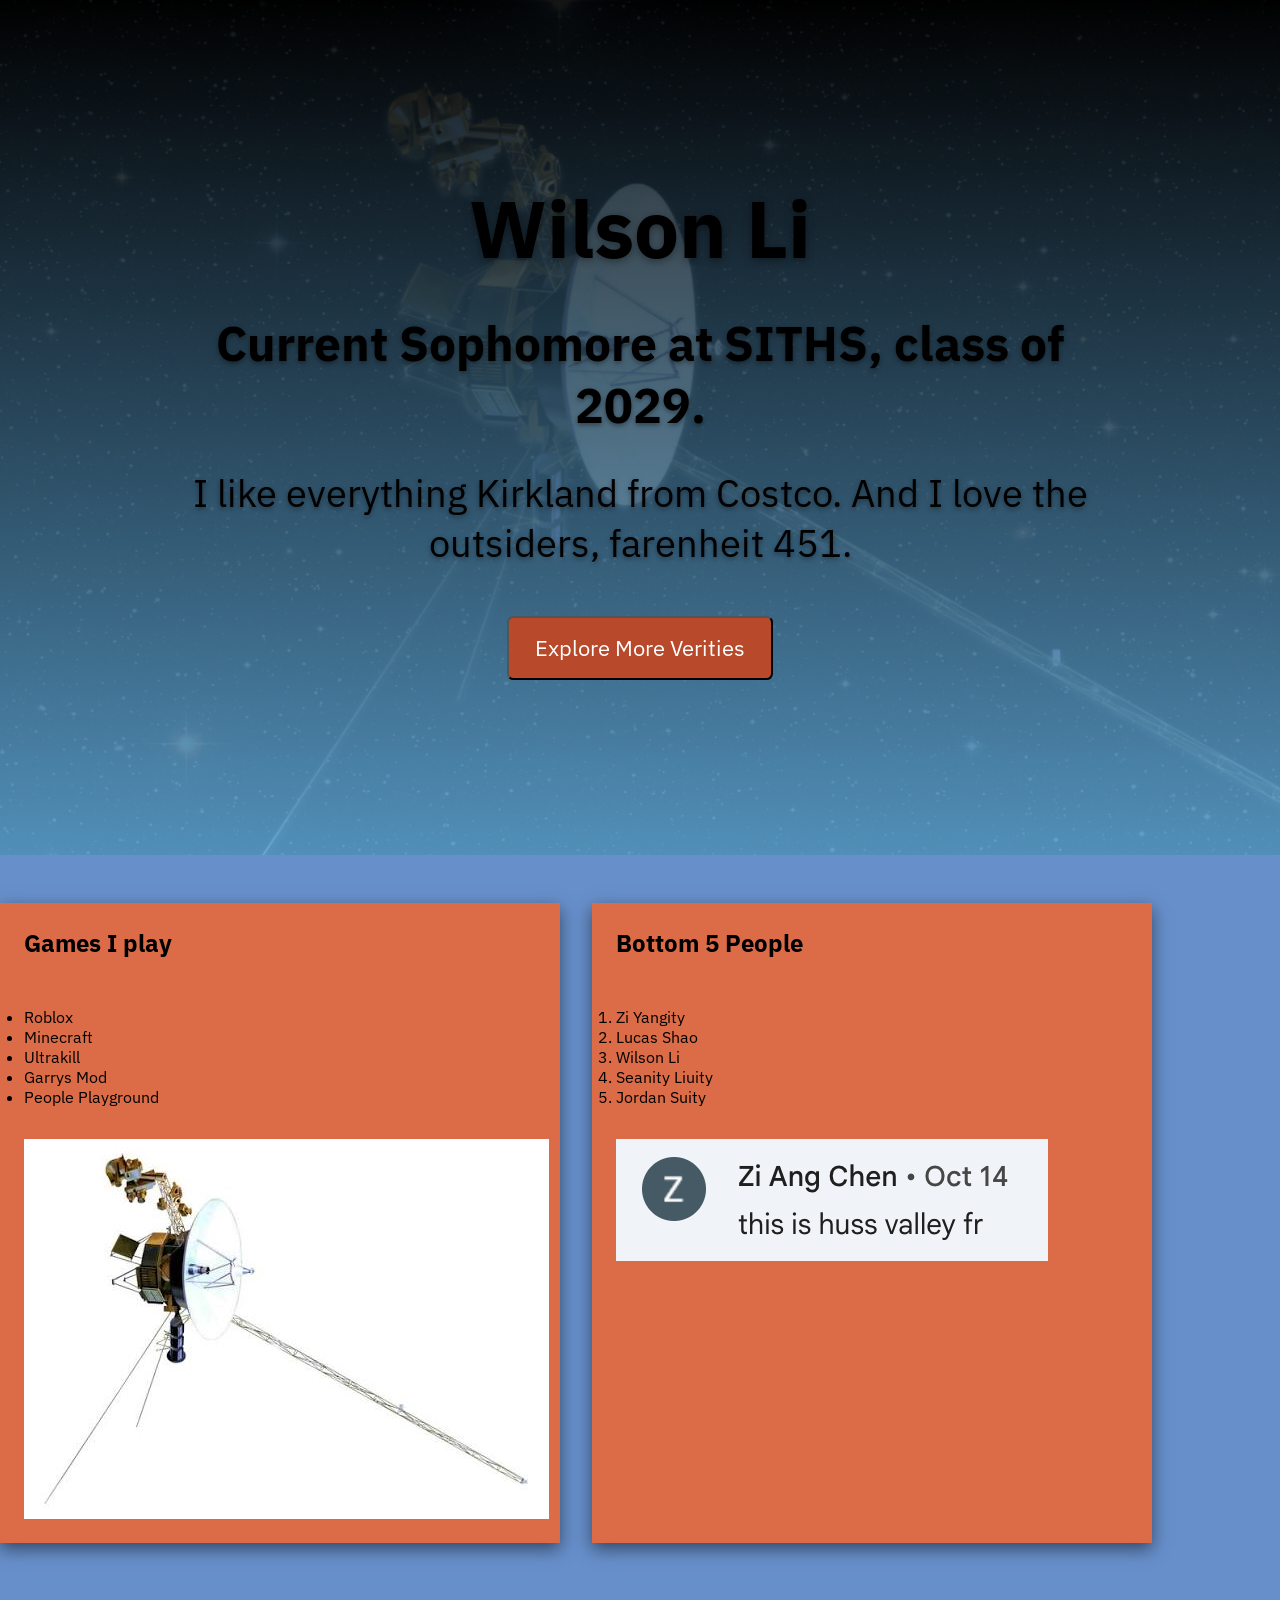
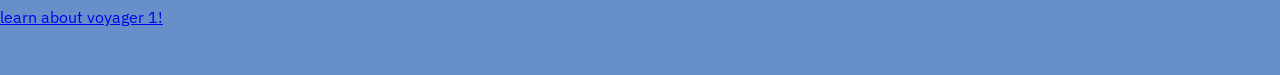
<file: index.html>
<img lang="en">
    <link rel="stylesheet" href="styleme.css">
<head>
    <meta charset="UTF-8">
    <meta name="viewport" content="width=device-width, initial-scale=1.0">
    <title>Wilson</title>
</head>
<link rel="preconnect" href="https://fonts.googleapis.com">
<link rel="preconnect" href="https://fonts.gstatic.com" crossorigin>
<link href="https://fonts.googleapis.com/css2?family=IBM+Plex+Sans:wght@400;500;600;700&display=swap" rel="stylesheet">
<!-- Embed from Google -->


<body class = "background"></body>
<section class="hero">
    <div class="hero__content">
        <h1>Wilson Li</h1>
        <h2>Current Sophomore at SITHS, class of 2029.</h2>

        <p>
            I like everything Kirkland from Costco. And I love the outsiders, farenheit 451.  
        </p>
        <button class= "card-btn"> Explore More Verities</button>


    </div>
</section>


<!-- Stuff to do, Make 3 sections, make 2 cards long way long way like a sandwhich with nothing, and then finish the about me <p> stuff -->

<section class="card-container">
<div class = Games_Card>
<h1>Games I play</h1>
   <ul>
        <li>Roblox</li>
        <li>Minecraft</li>
        <li>Ultrakill</li>
        <li>Garrys Mod</li>
        <li>People Playground</li>
    </ul>
    <img src = "Imgsrc/Voyager.jpg" alt = "Voyager 1!">
</div>

<div class= "Bottom_Card">
<h1>Bottom 5 People</h1>
    <ol>
        <li> Zi Yangity</li>
        <li> Lucas Shao</li>
        <li> Wilson Li </li>
        <li> Seanity Liuity</li>
        <li> Jordan Suity</li>
    </ol>
    <img src = "Imgsrc/Ziangissotuff.png" alt = "Zi Ang Being a cornball"> 
    <!-- Cornball ong -->
</div>
<!--PLACE-->




<a href = "https://en.wikipedia.org/wiki/Voyager_1">learn about voyager 1!</a>

</section>
</file>
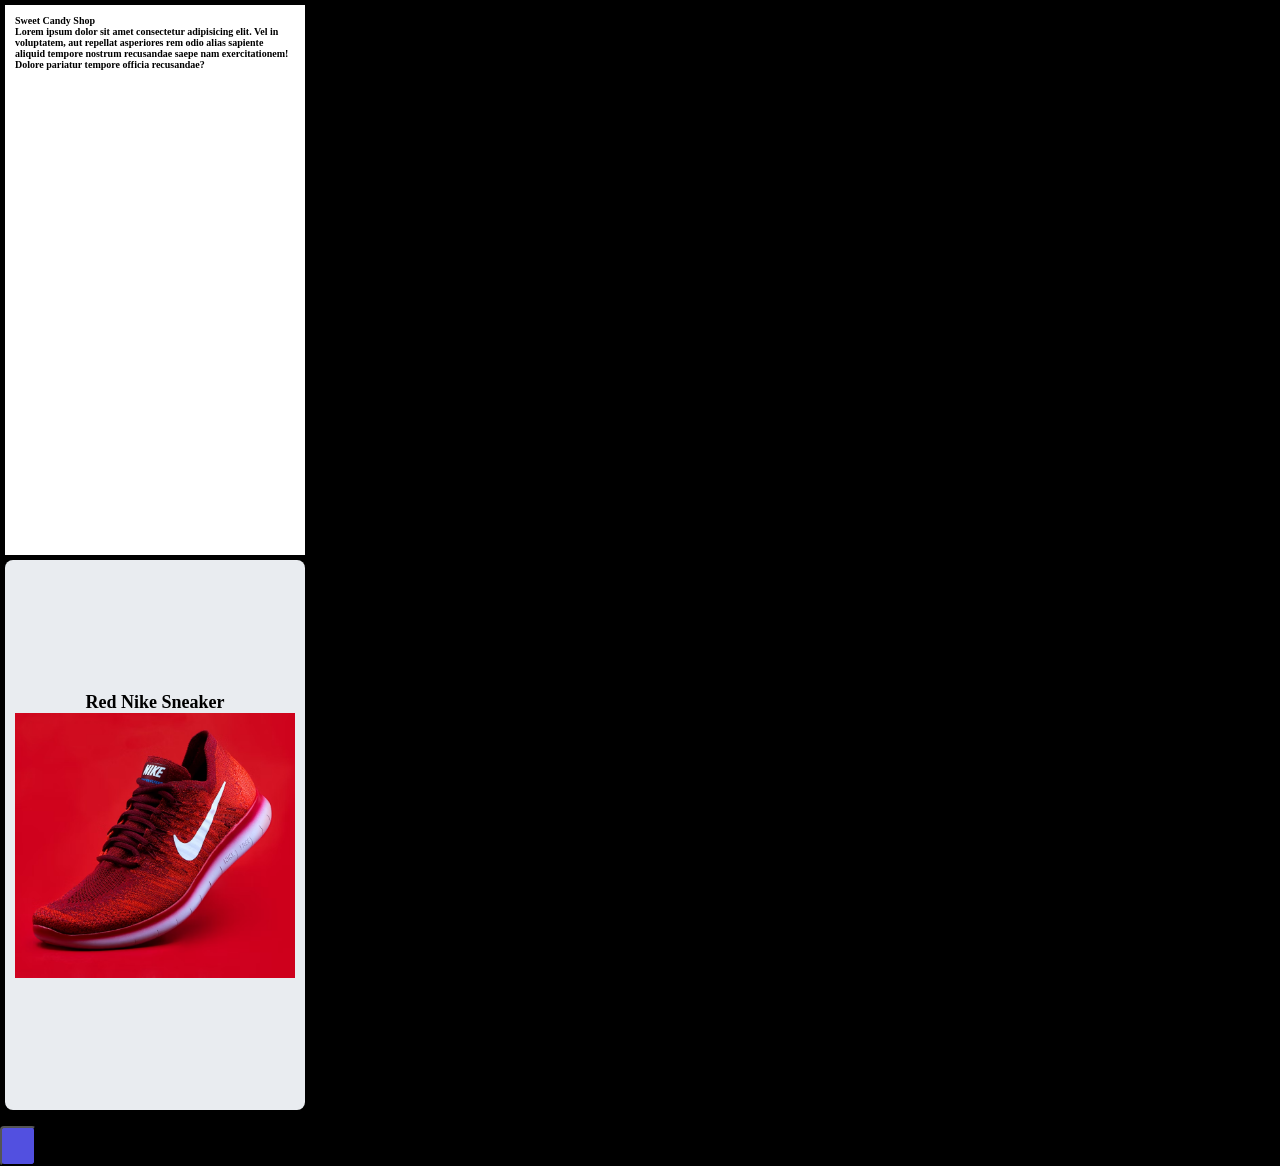
<file: testttt.html>
<html lang="en">
<head>
    <meta charset="UTF-8">
    <meta name="viewport" content="width=device-width, initial-scale=1.0">
    <title>Document</title>
    <link rel="stylesheet" href="style.css">
</head>
<body>
    <section class="hero"></section>
<div class = "hero-cotent">
    <h1>Sweet Candy Shop</h1>
    <h2>Lorem ipsum dolor sit amet consectetur adipisicing elit. Vel in voluptatem, aut repellat asperiores rem odio alias sapiente aliquid tempore nostrum recusandae saepe nam exercitationem! Dolore pariatur tempore officia recusandae?</h2>
</div>
<div class="card">
<h2 class="card-title">Red Nike Sneaker</h2>
<img src = "img/red-sneaker.jpg" class = "img"></div>
<p class="card-price">$89.99</p>
<button class="card-btn"></button>
</div>
</body>
</html>
</file>
<file: styleme.css>
html.body,*{
font-size: 16px;
box-sizing: border-box;
margin: 0;
padding: 0;
font-family: 'IBM Plex Sans', sans-serif;
}


/* organs*/



.mainheader{
    background-color: #5b7ec9;
    height: 5rem;
    width: 35rem;
    margin: 0.5rem;
    font-size: 30px;
    /* Margin is space between elemnts*/
    padding: 1rem;
    /*Padding is space between element and margin*/
    font-family:'Times New Roman', Times, serif
} 



.background{
    background-color:rgb(103, 143, 202);
}
.hero{
    display:flex;
    margin: auto;
    justify-content: center;
    align-items: center;
    text-align: center;
    background-image: linear-gradient(#000000cc, rgba(106, 187, 241, 0.8)), url(Imgsrc/VoyagerInSpaceeeeee.png);
    background-size: cover;
    background-position: left;
    background-attachment: fixed;
    height: 95vh;
}

.hero__content{ 
    width: 60rem;
    padding: 2rem;
    padding: 2rem;
}
.hero h1{
    font-size: 5rem;
    margin-bottom: 2rem;
    text-shadow: 0 2px 8px rgba(0,0,0,0.4);

}
.hero h2{
    font-size: 3rem;
    margin-bottom: 2rem;
    text-shadow: 0 2px 5px rgba(0,0,0,0.4);
}
.hero p{
    font-size: 2.4rem;
    margin-bottom: 3rem;
    text-shadow: 0 2px 5px rgba(0,0,0,0.4);
}

.btn{
    display: inline-block;
    padding: 1.4rem 3.2rem;
    font-size: 2rem;
    color: white;
    background-color:aqua;
}


/* I forgot to add the card container. Its copypasted basically from everything else here.*/
.card-container {
    display: flex;
    justify-content: flex-start; 
    flex-wrap: wrap;
    gap: 2rem;
    max-width: 75rem;
    margin: 3rem 0;
    padding: 0;
}

/* .card{
    background-color: green;
} Placeholder for now */


/* max and min height just let the boxes grow and shrink depending on the stuff inside */
.Games_Card{
    display: flex;
    background-color: #DC6C47;
    width: 100%;
    max-width: 35rem; 
    /*  Please dont be too big :sob: */
    min-height: 25rem;
    margin: 0;
    padding: 1.5rem;
    /*Padding is space between element and margin*/
    justify-content: flex-start;
    align-items: flex-start; /* Aligns them to the start of the container. I think.*/
    gap: 2rem;
    flex-wrap: wrap; 
    flex-direction: column;
    margin-bottom: 2rem; /* Gives the Cards a bit of space */
    box-shadow: 0 6px 16px rgba(0, 0, 0, 0.5); /* The first number is x, second y, third blur.*/
}
.Bottom_Card{
    display: flex;
    background-color: #DC6C47;
    width: 100%;
    max-width: 35rem; 
    min-height: 25rem;
    margin: 0;
    padding: 1.5rem;
    justify-content: flex-start;
    align-items: flex-start; 
    gap: 2rem;
    flex-wrap: wrap; 
    flex-direction: column; 
    margin-bottom: 2rem; 
    box-shadow: 0 6px 16px rgba(0, 0, 0, 0.5);
}


.Bottom_Card h1{
    font-size: 1.5rem;
    margin-bottom: 1rem;
}

.Games_Card h1{
    font-size: 1.5rem;
    margin-bottom: 1rem;
}


.img{
 width: 100%;
 height: 50%;
 object-fit: cover;
}




.card-btn{
    height: 4rem;
    padding: 0 1.6rem;
    color: #ffffff; 
    background-color: #B84A2B; 
    border-radius: 0.4rem;
    font-size: 1.4rem;
    font-weight: 600px;
    cursor: pointer;
    transition: all 0.3s;
}

.card-btn:hover{
    background-color:#5f2d1f; 
}





/* Helpful stuff: 
https://developer.mozilla.org/en-US/docs/Web/CSS/Reference/Properties/max-width
https://developer.mozilla.org/en-US/docs/Web/CSS/Reference/Properties/min-width */
</file>
<file: style.css>
html.body,*{
font-size: 10px;
box-sizing: border-box;
margin: 0;
padding: 0;
}

body{
    background-color: hsl(0, 0%, 0%);
}
div {
    height: 55rem;
    width: 30rem;
    background-color: #fff;
    margin: 0.5rem;
    /* Margin is space between elemnts*/
    padding: 1rem;
    /*Padding is space between element and margin*/
}

.card{
    background-color: #e9ecf0;
    height: 55rem;
    width: 30rem;
    margin: 0.5rem;
    /* Margin is space between elemnts*/
    padding: 1rem;
    /*Padding is space between element and margin*/
    border-radius: 0.8rem;
    align-content: center;
}

#test{
    background-color:#00ff00;
}

.card-title{
    font-size: 1.8rem;
    font-weight: 600;
    margin:0;
    text-align: center;
}

.img{
 width: 100%;
 height: 50%;
 object-fit: cover;}

 .card-price{
    margin: 0;
 }

 .card-btn{
    height: 4rem;
    padding: 0 1.6rem;
    color:#edf0ff;
    background-color: #5250e0;
    border-radius: 0.4rem;
    font-size: 1.4rem;
    font-weight: 600px;
    cursor: pointer;
    transition: all 0.3s;
}

.card-btn:hover{
    background-color: #7573ff;
}

.container{
    display: flex;
    flex-wrap: wrap;
    margin: 5rem auto;
    width: 80vw;
    justify-content: space-around;
}
</file>
